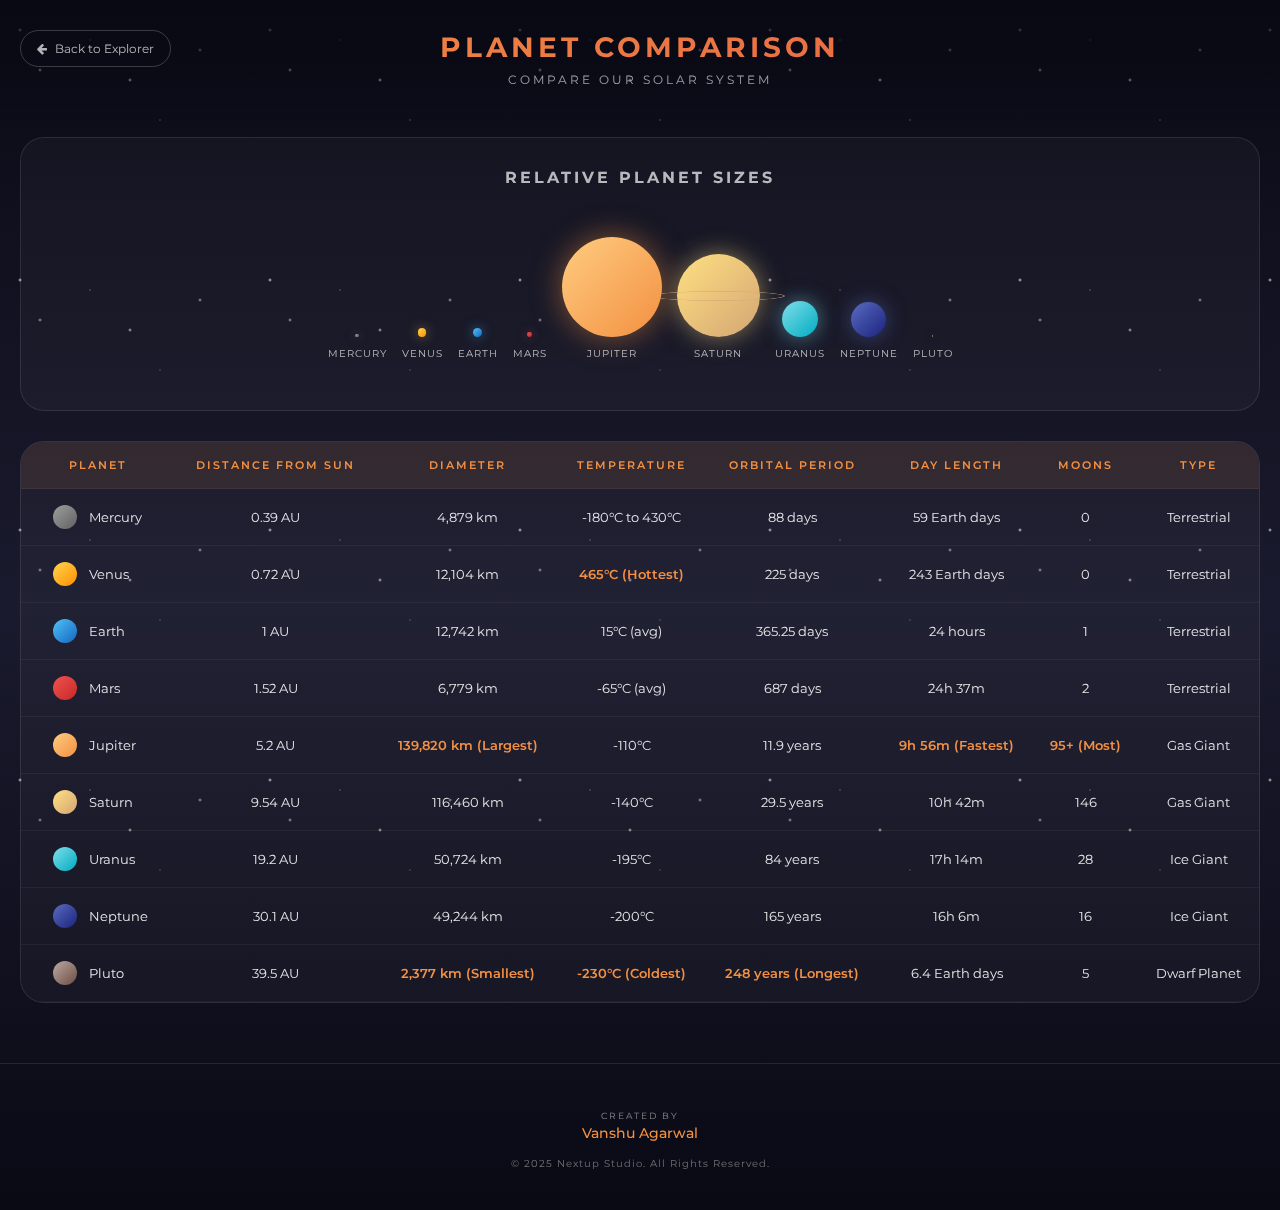
<file: public/orbit-world/compare.html>
<!DOCTYPE html>
<html lang="en">
<head>
  <meta charset="UTF-8">
  <meta name="viewport" content="width=device-width, initial-scale=1.0">
  
  <!-- Primary Meta Tags -->
  <title>Planet Comparison | Orbit World - Compare Solar System Planets</title>
  <meta name="title" content="Planet Comparison | Orbit World - Compare Solar System Planets">
  <meta name="description" content="Compare all planets in our solar system side by side. View relative sizes, temperatures, orbital periods, and fascinating facts about Mercury, Venus, Earth, Mars, Jupiter, Saturn, Uranus, Neptune & Pluto.">
  <meta name="author" content="Vanshu Agarwal - Nextup Studio">
  <meta name="keywords" content="planet comparison, solar system planets, planet sizes, planet facts, astronomy comparison">
  <meta name="robots" content="index, follow">
  
  <!-- Canonical URL -->
  <link rel="canonical" href="https://orbit-world.vercel.app/orbit-world/compare.html">
  
  <!-- Favicon -->
  <link rel="icon" type="image/svg+xml" href="/favicon.svg">
  <link rel="apple-touch-icon" href="/favicon.svg">
  
  <!-- Open Graph -->
  <meta property="og:type" content="website">
  <meta property="og:url" content="https://orbitworld.app/orbit-world/compare.html">
  <meta property="og:title" content="Planet Comparison | Orbit World">
  <meta property="og:description" content="Compare all planets in our solar system side by side with detailed facts and statistics.">
  <meta property="og:image" content="https://images.unsplash.com/photo-1614732414444-096e5f1122d5?w=1200&h=630&fit=crop">
  
  <!-- Twitter -->
  <meta name="twitter:card" content="summary_large_image">
  <meta name="twitter:title" content="Planet Comparison | Orbit World">
  <meta name="twitter:description" content="Compare all planets in our solar system side by side.">
  <meta name="twitter:image" content="https://images.unsplash.com/photo-1614732414444-096e5f1122d5?w=1200&h=630&fit=crop">
  
  <!-- Google Site Verification -->
  <meta name="google-site-verification" content="KYowygvsrbCJwszF1adTZ1WltiKdP6Mvx_YMChVKKBQ" />
  
  <!-- Theme Color -->
  <meta name="theme-color" content="#0a0a15">
  <meta name="apple-mobile-web-app-capable" content="yes">
  <meta name="apple-mobile-web-app-status-bar-style" content="black-translucent">
  
  <link rel="preconnect" href="https://fonts.googleapis.com">
  <link href="https://fonts.googleapis.com/css2?family=Montserrat:wght@300;400;500;600;700&display=swap" rel="stylesheet">
  <link rel="stylesheet" href="https://cdnjs.cloudflare.com/ajax/libs/font-awesome/4.7.0/css/font-awesome.css">
  
  <style>
    * {
      margin: 0;
      padding: 0;
      box-sizing: border-box;
    }
    
    body {
      font-family: 'Montserrat', sans-serif;
      background: linear-gradient(180deg, #0a0a15 0%, #1a1a2e 50%, #0a0a15 100%);
      min-height: 100vh;
      color: white;
      overflow-x: hidden;
    }
    
    /* Stars Background */
    .stars {
      position: fixed;
      top: 0;
      left: 0;
      width: 100%;
      height: 100%;
      z-index: 0;
      pointer-events: none;
      background-image: 
        radial-gradient(2px 2px at 20px 30px, rgba(255,255,255,0.8), transparent),
        radial-gradient(2px 2px at 40px 70px, rgba(255,255,255,0.6), transparent),
        radial-gradient(1px 1px at 90px 40px, rgba(255,255,255,0.5), transparent),
        radial-gradient(2px 2px at 130px 80px, rgba(255,255,255,0.7), transparent),
        radial-gradient(1px 1px at 160px 120px, rgba(255,255,255,0.4), transparent),
        radial-gradient(2px 2px at 200px 50px, rgba(255,255,255,0.6), transparent);
      background-size: 250px 250px;
      animation: twinkle 4s ease-in-out infinite;
    }
    
    @keyframes twinkle {
      0%, 100% { opacity: 0.8; }
      50% { opacity: 1; }
    }
    
    /* Header */
    .header {
      position: relative;
      z-index: 10;
      text-align: center;
      padding: 30px 20px;
      background: linear-gradient(180deg, rgba(10,10,21,0.95) 0%, transparent 100%);
    }
    
    .back-link {
      position: absolute;
      top: 30px;
      left: 20px;
      display: flex;
      align-items: center;
      gap: 8px;
      font-size: 12px;
      color: rgba(255,255,255,0.7);
      text-decoration: none;
      padding: 10px 16px;
      border: 1px solid rgba(255,255,255,0.2);
      border-radius: 25px;
      transition: all 0.3s ease;
    }
    
    .back-link:hover {
      border-color: #f39041;
      color: #f39041;
      background: rgba(243, 144, 65, 0.1);
    }
    
    .logo {
      font-size: 28px;
      font-weight: 700;
      letter-spacing: 4px;
      text-transform: uppercase;
      background: linear-gradient(135deg, #f39041, #e55f45);
      -webkit-background-clip: text;
      -webkit-text-fill-color: transparent;
      background-clip: text;
    }
    
    .tagline {
      font-size: 12px;
      color: rgba(255,255,255,0.6);
      letter-spacing: 3px;
      text-transform: uppercase;
      margin-top: 8px;
    }
    
    /* Comparison Container */
    .comparison-container {
      position: relative;
      z-index: 10;
      padding: 20px;
      max-width: 1400px;
      margin: 0 auto;
    }
    
    /* Size Comparison Section */
    .size-comparison {
      background: rgba(255,255,255,0.03);
      border: 1px solid rgba(255,255,255,0.1);
      border-radius: 24px;
      padding: 30px;
      margin-bottom: 30px;
    }
    
    .section-title {
      font-size: 16px;
      text-transform: uppercase;
      letter-spacing: 3px;
      color: rgba(255,255,255,0.7);
      text-align: center;
      margin-bottom: 30px;
    }
    
    .planets-row {
      display: flex;
      align-items: flex-end;
      justify-content: center;
      gap: 15px;
      padding: 20px 0;
      flex-wrap: wrap;
    }
    
    .planet-size {
      display: flex;
      flex-direction: column;
      align-items: center;
      gap: 10px;
    }
    
    .planet-sphere {
      border-radius: 50%;
      transition: transform 0.3s ease, box-shadow 0.3s ease;
      cursor: pointer;
    }
    
    .planet-sphere:hover {
      transform: scale(1.1);
    }
    
    /* Planet sizes (scaled relative to Jupiter = 100px) */
    .planet-sphere.mercury { width: 3.5px; height: 3.5px; background: linear-gradient(135deg, #9e9e9e, #616161); box-shadow: 0 0 10px rgba(158,158,158,0.5); }
    .planet-sphere.venus { width: 8.6px; height: 8.6px; background: linear-gradient(135deg, #ffd54f, #ff8f00); box-shadow: 0 0 12px rgba(255,213,79,0.5); }
    .planet-sphere.earth { width: 9px; height: 9px; background: linear-gradient(135deg, #4fc3f7, #1565c0); box-shadow: 0 0 12px rgba(79,195,247,0.5); }
    .planet-sphere.mars { width: 4.8px; height: 4.8px; background: linear-gradient(135deg, #ef5350, #c62828); box-shadow: 0 0 10px rgba(239,83,80,0.5); }
    .planet-sphere.jupiter { width: 100px; height: 100px; background: linear-gradient(135deg, #ffcc80, #f39041); box-shadow: 0 0 30px rgba(243,144,65,0.5); }
    .planet-sphere.saturn { width: 83px; height: 83px; background: linear-gradient(135deg, #ffe082, #d4a574); box-shadow: 0 0 25px rgba(255,224,130,0.5); position: relative; }
    .planet-sphere.saturn::after { content: ''; position: absolute; top: 50%; left: 50%; transform: translate(-50%, -50%) rotateX(70deg); width: 130px; height: 25px; border: 2px solid rgba(212,165,116,0.6); border-radius: 50%; pointer-events: none; }
    .planet-sphere.uranus { width: 36px; height: 36px; background: linear-gradient(135deg, #80deea, #00acc1); box-shadow: 0 0 20px rgba(128,222,234,0.5); }
    .planet-sphere.neptune { width: 35px; height: 35px; background: linear-gradient(135deg, #5c6bc0, #1a237e); box-shadow: 0 0 20px rgba(92,107,192,0.5); }
    .planet-sphere.pluto { width: 1.7px; height: 1.7px; background: linear-gradient(135deg, #bcaaa4, #6d4c41); box-shadow: 0 0 8px rgba(188,170,164,0.5); }
    
    .planet-label {
      font-size: 10px;
      color: rgba(255,255,255,0.7);
      text-transform: uppercase;
      letter-spacing: 1px;
    }
    
    /* Comparison Table */
    .comparison-table {
      background: rgba(255,255,255,0.03);
      border: 1px solid rgba(255,255,255,0.1);
      border-radius: 24px;
      overflow: hidden;
    }
    
    .table-scroll {
      overflow-x: auto;
    }
    
    table {
      width: 100%;
      border-collapse: collapse;
      min-width: 900px;
    }
    
    th, td {
      padding: 16px 12px;
      text-align: center;
      border-bottom: 1px solid rgba(255,255,255,0.05);
    }
    
    th {
      background: rgba(243, 144, 65, 0.1);
      font-size: 11px;
      text-transform: uppercase;
      letter-spacing: 2px;
      color: #f39041;
      font-weight: 600;
    }
    
    td {
      font-size: 13px;
      color: rgba(255,255,255,0.9);
    }
    
    tr:hover td {
      background: rgba(255,255,255,0.03);
    }
    
    .planet-cell {
      display: flex;
      align-items: center;
      gap: 12px;
      justify-content: flex-start;
      padding-left: 20px;
    }
    
    .planet-mini {
      width: 24px;
      height: 24px;
      border-radius: 50%;
      flex-shrink: 0;
    }
    
    .planet-mini.mercury { background: linear-gradient(135deg, #9e9e9e, #616161); }
    .planet-mini.venus { background: linear-gradient(135deg, #ffd54f, #ff8f00); }
    .planet-mini.earth { background: linear-gradient(135deg, #4fc3f7, #1565c0); }
    .planet-mini.mars { background: linear-gradient(135deg, #ef5350, #c62828); }
    .planet-mini.jupiter { background: linear-gradient(135deg, #ffcc80, #f39041); }
    .planet-mini.saturn { background: linear-gradient(135deg, #ffe082, #d4a574); }
    .planet-mini.uranus { background: linear-gradient(135deg, #80deea, #00acc1); }
    .planet-mini.neptune { background: linear-gradient(135deg, #5c6bc0, #1a237e); }
    .planet-mini.pluto { background: linear-gradient(135deg, #bcaaa4, #6d4c41); }
    
    .highlight {
      color: #f39041;
      font-weight: 600;
    }
    
    /* Footer */
    .footer {
      position: relative;
      z-index: 10;
      text-align: center;
      padding: 40px 20px;
      border-top: 1px solid rgba(255,255,255,0.1);
      margin-top: 40px;
    }
    
    .creator-link {
      display: inline-flex;
      flex-direction: column;
      align-items: center;
      text-decoration: none;
      margin-bottom: 15px;
    }
    
    .creator-label {
      font-size: 9px;
      color: rgba(255,255,255,0.5);
      text-transform: uppercase;
      letter-spacing: 2px;
    }
    
    .creator-name {
      font-size: 14px;
      color: #f39041;
      font-weight: 500;
      margin-top: 3px;
    }
    
    .copyright {
      font-size: 10px;
      color: rgba(255,255,255,0.4);
      letter-spacing: 1px;
    }
    
    /* Responsive */
    @media (max-width: 768px) {
      .header {
        padding: 20px 15px 20px 15px;
      }
      
      .back-link {
        position: relative;
        top: auto;
        left: auto;
        margin-bottom: 15px;
        display: inline-flex;
      }
      
      .logo {
        font-size: 22px;
      }
      
      .tagline {
        font-size: 10px;
      }
      
      .size-comparison {
        padding: 20px 15px;
      }
      
      .planets-row {
        gap: 10px;
      }
      
      .planet-label {
        font-size: 8px;
      }
      
      .section-title {
        font-size: 12px;
      }
      
      th, td {
        padding: 12px 8px;
        font-size: 11px;
      }
      
      th {
        font-size: 9px;
      }
    }
  </style>
</head>
<body>
  <div class="stars"></div>
  
  <header class="header">
    <a href="index.html" class="back-link">
      <i class="fa fa-arrow-left"></i>
      Back to Explorer
    </a>
    <h1 class="logo">Planet Comparison</h1>
    <p class="tagline">Compare Our Solar System</p>
  </header>
  
  <main class="comparison-container">
    <!-- Size Comparison Visual -->
    <section class="size-comparison">
      <h2 class="section-title">Relative Planet Sizes</h2>
      <div class="planets-row">
        <div class="planet-size">
          <div class="planet-sphere mercury"></div>
          <span class="planet-label">Mercury</span>
        </div>
        <div class="planet-size">
          <div class="planet-sphere venus"></div>
          <span class="planet-label">Venus</span>
        </div>
        <div class="planet-size">
          <div class="planet-sphere earth"></div>
          <span class="planet-label">Earth</span>
        </div>
        <div class="planet-size">
          <div class="planet-sphere mars"></div>
          <span class="planet-label">Mars</span>
        </div>
        <div class="planet-size">
          <div class="planet-sphere jupiter"></div>
          <span class="planet-label">Jupiter</span>
        </div>
        <div class="planet-size">
          <div class="planet-sphere saturn"></div>
          <span class="planet-label">Saturn</span>
        </div>
        <div class="planet-size">
          <div class="planet-sphere uranus"></div>
          <span class="planet-label">Uranus</span>
        </div>
        <div class="planet-size">
          <div class="planet-sphere neptune"></div>
          <span class="planet-label">Neptune</span>
        </div>
        <div class="planet-size">
          <div class="planet-sphere pluto"></div>
          <span class="planet-label">Pluto</span>
        </div>
      </div>
    </section>
    
    <!-- Comparison Table -->
    <section class="comparison-table">
      <div class="table-scroll">
        <table>
          <thead>
            <tr>
              <th>Planet</th>
              <th>Distance from Sun</th>
              <th>Diameter</th>
              <th>Temperature</th>
              <th>Orbital Period</th>
              <th>Day Length</th>
              <th>Moons</th>
              <th>Type</th>
            </tr>
          </thead>
          <tbody>
            <tr>
              <td><div class="planet-cell"><div class="planet-mini mercury"></div>Mercury</div></td>
              <td>0.39 AU</td>
              <td>4,879 km</td>
              <td>-180°C to 430°C</td>
              <td>88 days</td>
              <td>59 Earth days</td>
              <td>0</td>
              <td>Terrestrial</td>
            </tr>
            <tr>
              <td><div class="planet-cell"><div class="planet-mini venus"></div>Venus</div></td>
              <td>0.72 AU</td>
              <td>12,104 km</td>
              <td class="highlight">465°C (Hottest)</td>
              <td>225 days</td>
              <td>243 Earth days</td>
              <td>0</td>
              <td>Terrestrial</td>
            </tr>
            <tr>
              <td><div class="planet-cell"><div class="planet-mini earth"></div>Earth</div></td>
              <td>1 AU</td>
              <td>12,742 km</td>
              <td>15°C (avg)</td>
              <td>365.25 days</td>
              <td>24 hours</td>
              <td>1</td>
              <td>Terrestrial</td>
            </tr>
            <tr>
              <td><div class="planet-cell"><div class="planet-mini mars"></div>Mars</div></td>
              <td>1.52 AU</td>
              <td>6,779 km</td>
              <td>-65°C (avg)</td>
              <td>687 days</td>
              <td>24h 37m</td>
              <td>2</td>
              <td>Terrestrial</td>
            </tr>
            <tr>
              <td><div class="planet-cell"><div class="planet-mini jupiter"></div>Jupiter</div></td>
              <td>5.2 AU</td>
              <td class="highlight">139,820 km (Largest)</td>
              <td>-110°C</td>
              <td>11.9 years</td>
              <td class="highlight">9h 56m (Fastest)</td>
              <td class="highlight">95+ (Most)</td>
              <td>Gas Giant</td>
            </tr>
            <tr>
              <td><div class="planet-cell"><div class="planet-mini saturn"></div>Saturn</div></td>
              <td>9.54 AU</td>
              <td>116,460 km</td>
              <td>-140°C</td>
              <td>29.5 years</td>
              <td>10h 42m</td>
              <td>146</td>
              <td>Gas Giant</td>
            </tr>
            <tr>
              <td><div class="planet-cell"><div class="planet-mini uranus"></div>Uranus</div></td>
              <td>19.2 AU</td>
              <td>50,724 km</td>
              <td>-195°C</td>
              <td>84 years</td>
              <td>17h 14m</td>
              <td>28</td>
              <td>Ice Giant</td>
            </tr>
            <tr>
              <td><div class="planet-cell"><div class="planet-mini neptune"></div>Neptune</div></td>
              <td>30.1 AU</td>
              <td>49,244 km</td>
              <td>-200°C</td>
              <td>165 years</td>
              <td>16h 6m</td>
              <td>16</td>
              <td>Ice Giant</td>
            </tr>
            <tr>
              <td><div class="planet-cell"><div class="planet-mini pluto"></div>Pluto</div></td>
              <td>39.5 AU</td>
              <td class="highlight">2,377 km (Smallest)</td>
              <td class="highlight">-230°C (Coldest)</td>
              <td class="highlight">248 years (Longest)</td>
              <td>6.4 Earth days</td>
              <td>5</td>
              <td>Dwarf Planet</td>
            </tr>
          </tbody>
        </table>
      </div>
    </section>
  </main>
  
  <footer class="footer">
    <a href="https://vanshubhai.vercel.app" target="_blank" rel="noopener noreferrer" class="creator-link">
      <span class="creator-label">Created by</span>
      <span class="creator-name">Vanshu Agarwal</span>
    </a>
    <p class="copyright">© 2025 Nextup Studio. All Rights Reserved.</p>
  </footer>
</body>
</html>
</file>
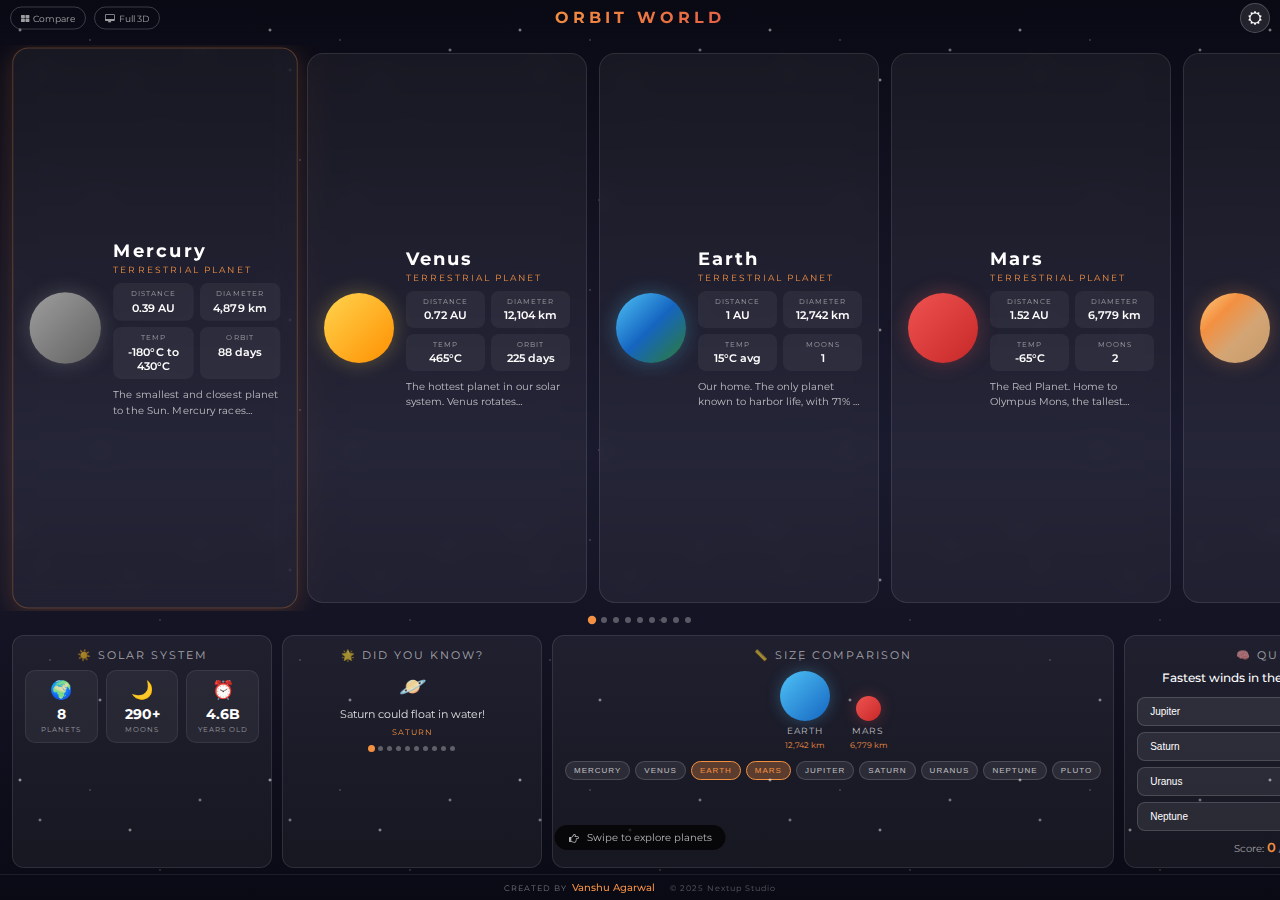
<file: public/orbit-world/mobile.html>
<!DOCTYPE html>
<html lang="en">
<head>
  <meta charset="UTF-8">
  <meta name="viewport" content="width=device-width, initial-scale=1.0, maximum-scale=1.0, user-scalable=no">
  
  <!-- Primary Meta Tags -->
  <title>Orbit World | Mobile Solar System Explorer</title>
  <meta name="title" content="Orbit World | Mobile Solar System Explorer">
  <meta name="description" content="Explore our solar system on mobile! Swipe through Mercury, Venus, Earth, Mars, Jupiter, Saturn, Uranus, Neptune & Pluto. Learn fascinating planet facts.">
  <meta name="author" content="Vanshu Agarwal - Nextup Studio">
  <meta name="keywords" content="solar system mobile, planets app, space education, astronomy mobile, planet facts">
  <meta name="robots" content="index, follow">
  
  <!-- Canonical URL -->
  <link rel="canonical" href="https://orbital-world.vercel.app/orbit-world/mobile.html">
  
  <!-- Favicon -->
  <link rel="icon" type="image/svg+xml" href="/favicon.svg">
  <link rel="apple-touch-icon" href="/favicon.svg">
  
  <!-- Open Graph -->
  <meta property="og:type" content="website">
  <meta property="og:url" content="https://orbital-world.vercel.app/orbit-world/mobile.html">
  <meta property="og:title" content="Orbit World | Mobile Solar System Explorer">
  <meta property="og:description" content="Explore the solar system on your phone! Swipe through all planets with detailed facts.">
  <meta property="og:image" content="https://images.unsplash.com/photo-1614732414444-096e5f1122d5?w=1200&h=630&fit=crop">
  
  <!-- Twitter -->
  <meta name="twitter:card" content="summary_large_image">
  <meta name="twitter:title" content="Orbit World | Mobile Solar System Explorer">
  <meta name="twitter:description" content="Explore the solar system on your phone! Swipe through all planets.">
  <meta name="twitter:image" content="https://images.unsplash.com/photo-1614732414444-096e5f1122d5?w=1200&h=630&fit=crop">
  
  <!-- Google Site Verification -->
  <meta name="google-site-verification" content="KYowygvsrbCJwszF1adTZ1WltiKdP6Mvx_YMChVKKBQ" />
  
  <!-- Theme Color -->
  <meta name="theme-color" content="#0a0a15">
  <meta name="apple-mobile-web-app-capable" content="yes">
  <meta name="apple-mobile-web-app-status-bar-style" content="black-translucent">
  <meta name="apple-mobile-web-app-title" content="Orbit World">
  
  <link rel="preconnect" href="https://fonts.googleapis.com">
  <link href="https://fonts.googleapis.com/css2?family=Montserrat:wght@300;400;500;600;700&display=swap" rel="stylesheet">
  <link rel="stylesheet" href="https://cdnjs.cloudflare.com/ajax/libs/font-awesome/4.7.0/css/font-awesome.css">
  
  <style>
    * {
      margin: 0;
      padding: 0;
      box-sizing: border-box;
      -webkit-tap-highlight-color: transparent;
    }
    
    body {
      font-family: 'Montserrat', sans-serif;
      background: linear-gradient(180deg, #0a0a15 0%, #1a1a2e 50%, #0a0a15 100%);
      min-height: 100vh;
      color: white;
      overflow-x: hidden;
    }
    
    /* ===== PORTRAIT ROTATE OVERLAY ===== */
    .rotate-overlay {
      position: fixed;
      top: 0;
      left: 0;
      width: 100%;
      height: 100%;
      z-index: 9999;
      background: radial-gradient(ellipse at center, #0d0d2b 0%, #000000 100%);
      display: none;
      flex-direction: column;
      align-items: center;
      justify-content: center;
      gap: 30px;
      overflow: hidden;
    }

    /* Stars in rotate overlay */
    .rotate-stars {
      position: absolute;
      top: 0;
      left: 0;
      width: 100%;
      height: 100%;
      background-image: 
        radial-gradient(2px 2px at 20px 30px, rgba(255,255,255,0.8), transparent),
        radial-gradient(1px 1px at 80px 70px, rgba(255,255,255,0.5), transparent),
        radial-gradient(2px 2px at 150px 120px, rgba(255,255,255,0.7), transparent),
        radial-gradient(1px 1px at 200px 50px, rgba(255,255,255,0.4), transparent),
        radial-gradient(2px 2px at 250px 180px, rgba(255,255,255,0.6), transparent),
        radial-gradient(1px 1px at 50px 200px, rgba(255,255,255,0.5), transparent),
        radial-gradient(2px 2px at 300px 90px, rgba(255,255,255,0.7), transparent),
        radial-gradient(1px 1px at 120px 250px, rgba(255,255,255,0.4), transparent);
      background-size: 350px 300px;
      animation: rotateTwinkle 3s ease-in-out infinite;
    }

    @keyframes rotateTwinkle {
      0%, 100% { opacity: 0.6; }
      50% { opacity: 1; }
    }

    /* Phone icon */
    .rotate-phone {
      position: relative;
      z-index: 2;
      width: 60px;
      height: 100px;
      border: 3px solid #f39041;
      border-radius: 10px;
      animation: rotatePhone 2.5s ease-in-out infinite;
      box-shadow: 0 0 25px rgba(243, 144, 65, 0.4), inset 0 0 15px rgba(243, 144, 65, 0.1);
    }

    .rotate-phone::before {
      content: '';
      position: absolute;
      bottom: 8px;
      left: 50%;
      transform: translateX(-50%);
      width: 12px;
      height: 12px;
      border: 2px solid #f39041;
      border-radius: 50%;
    }

    .rotate-phone::after {
      content: '';
      position: absolute;
      top: 8px;
      left: 50%;
      transform: translateX(-50%);
      width: 20px;
      height: 3px;
      background: #f39041;
      border-radius: 2px;
    }

    @keyframes rotatePhone {
      0%, 15% { transform: rotate(0deg); }
      40%, 60% { transform: rotate(90deg); }
      85%, 100% { transform: rotate(0deg); }
    }

    /* Glow ring around phone */
    .rotate-glow {
      position: absolute;
      width: 140px;
      height: 140px;
      border-radius: 50%;
      border: 2px solid rgba(243, 144, 65, 0.2);
      animation: pulseGlow 2s ease-in-out infinite;
      z-index: 1;
    }

    .rotate-glow:nth-child(2) {
      width: 180px;
      height: 180px;
      animation-delay: 0.5s;
      border-color: rgba(243, 144, 65, 0.1);
    }

    @keyframes pulseGlow {
      0%, 100% { transform: scale(1); opacity: 0.6; }
      50% { transform: scale(1.15); opacity: 1; }
    }

    .rotate-text {
      position: relative;
      z-index: 2;
      text-align: center;
    }

    .rotate-title {
      font-size: 20px;
      font-weight: 700;
      letter-spacing: 2px;
      text-transform: uppercase;
      background: linear-gradient(135deg, #f39041, #e55f45);
      -webkit-background-clip: text;
      -webkit-text-fill-color: transparent;
      background-clip: text;
      margin-bottom: 8px;
    }

    .rotate-subtitle {
      font-size: 12px;
      color: rgba(255,255,255,0.5);
      letter-spacing: 2px;
      text-transform: uppercase;
    }

    /* Shooting star in overlay */
    .rotate-shooting-star {
      position: absolute;
      width: 4px;
      height: 4px;
      background: white;
      border-radius: 50%;
      box-shadow: 0 0 10px 2px white;
      opacity: 0;
      animation: rotateShoot 6s ease-in-out infinite;
      z-index: 1;
    }

    .rotate-shooting-star::after {
      content: '';
      position: absolute;
      width: 80px;
      height: 2px;
      background: linear-gradient(to left, rgba(255,255,255,0.8), transparent);
      transform: translateX(-100%);
      top: 1px;
    }

    .rotate-shooting-star { top: 15%; left: 80%; }
    .rotate-shooting-star:nth-child(6) { top: 40%; left: 60%; animation-delay: 3s; }

    @keyframes rotateShoot {
      0% { opacity: 0; transform: translate(0, 0) rotate(-45deg); }
      3% { opacity: 1; }
      12% { opacity: 1; transform: translate(-200px, 200px) rotate(-45deg); }
      15% { opacity: 0; }
      100% { opacity: 0; }
    }

    /* ===== ORIENTATION MEDIA QUERIES ===== */
    @media (orientation: portrait) {
      .rotate-overlay { display: flex !important; }
      .main-content { display: none !important; }
    }

    @media (orientation: landscape) {
      .rotate-overlay { display: none !important; }
      .main-content { display: block !important; }
    }

    /* ===== STARS BACKGROUND ===== */
    .stars {
      position: fixed;
      top: 0;
      left: 0;
      width: 100%;
      height: 100%;
      z-index: 0;
      pointer-events: none;
      background-image: 
        radial-gradient(2px 2px at 20px 30px, rgba(255,255,255,0.8), transparent),
        radial-gradient(2px 2px at 40px 70px, rgba(255,255,255,0.6), transparent),
        radial-gradient(1px 1px at 90px 40px, rgba(255,255,255,0.5), transparent),
        radial-gradient(2px 2px at 130px 80px, rgba(255,255,255,0.7), transparent),
        radial-gradient(1px 1px at 160px 120px, rgba(255,255,255,0.4), transparent),
        radial-gradient(2px 2px at 200px 50px, rgba(255,255,255,0.6), transparent),
        radial-gradient(1px 1px at 50px 160px, rgba(255,255,255,0.5), transparent),
        radial-gradient(2px 2px at 100px 200px, rgba(255,255,255,0.7), transparent);
      background-size: 250px 250px;
      animation: twinkle 4s ease-in-out infinite;
    }
    
    @keyframes twinkle {
      0%, 100% { opacity: 0.8; }
      50% { opacity: 1; }
    }
    
    /* ===== LANDSCAPE HEADER ===== */
    .header {
      position: fixed;
      top: 0;
      left: 0;
      right: 0;
      z-index: 100;
      text-align: center;
      padding: 8px 15px;
      background: linear-gradient(180deg, rgba(10,10,21,0.95) 0%, transparent 100%);
      display: flex;
      align-items: center;
      justify-content: center;
      gap: 15px;
    }
    
    .logo {
      font-size: 16px;
      font-weight: 700;
      letter-spacing: 4px;
      text-transform: uppercase;
      background: linear-gradient(135deg, #f39041, #e55f45);
      -webkit-background-clip: text;
      -webkit-text-fill-color: transparent;
      background-clip: text;
    }
    
    .tagline {
      font-size: 9px;
      color: rgba(255,255,255,0.5);
      letter-spacing: 2px;
      text-transform: uppercase;
    }
    
    /* Desktop & Compare Links */
    .header-links {
      position: absolute;
      left: 10px;
      top: 50%;
      transform: translateY(-50%);
      display: flex;
      gap: 8px;
    }

    .desktop-link,
    .compare-link {
      display: flex;
      align-items: center;
      gap: 4px;
      font-size: 9px;
      color: rgba(255,255,255,0.6);
      text-decoration: none;
      padding: 5px 10px;
      border: 1px solid rgba(255,255,255,0.2);
      border-radius: 15px;
      transition: all 0.3s ease;
    }
    
    .desktop-link:hover,
    .compare-link:hover {
      border-color: #f39041;
      color: #f39041;
    }
    
    /* Theme Toggle */
    .theme-toggle {
      position: absolute;
      right: 10px;
      top: 50%;
      transform: translateY(-50%);
      width: 30px;
      height: 30px;
      border-radius: 50%;
      background: rgba(255,255,255,0.1);
      border: 1px solid rgba(255,255,255,0.2);
      color: white;
      font-size: 14px;
      cursor: pointer;
      display: flex;
      align-items: center;
      justify-content: center;
      transition: all 0.3s ease;
      z-index: 20;
    }
    
    .theme-toggle:hover { background: rgba(243,144,65,0.2); border-color: #f39041; }

    /* ===== LANDSCAPE LAYOUT ===== */
    .landscape-body {
      padding-top: 45px;
      display: flex;
      flex-direction: column;
      min-height: 100vh;
    }

    /* Main content area: carousel left, info right */
    .main-area {
      display: flex;
      flex: 1;
      overflow: hidden;
    }

    /* ===== PLANET CAROUSEL - LANDSCAPE ===== */
    .carousel-container {
      position: relative;
      z-index: 10;
      flex: 1;
      display: flex;
      flex-direction: column;
      overflow: hidden;
    }
    
    .carousel {
      display: flex;
      overflow-x: auto;
      scroll-snap-type: x mandatory;
      -webkit-overflow-scrolling: touch;
      scrollbar-width: none;
      padding: 8px 15px;
      gap: 12px;
      flex: 1;
    }
    
    .carousel::-webkit-scrollbar {
      display: none;
    }
    
    .planet-card {
      flex: 0 0 280px;
      scroll-snap-align: center;
      background: rgba(255,255,255,0.05);
      border: 1px solid rgba(255,255,255,0.1);
      border-radius: 16px;
      padding: 12px 16px;
      backdrop-filter: blur(10px);
      transition: transform 0.3s ease, box-shadow 0.3s ease;
      display: flex;
      gap: 12px;
      align-items: center;
    }
    
    .planet-card.active {
      transform: scale(1.02);
      box-shadow: 0 5px 25px rgba(243, 144, 65, 0.2);
      border-color: rgba(243, 144, 65, 0.3);
    }
    
    .planet-visual {
      width: 70px;
      height: 70px;
      min-width: 70px;
      border-radius: 50%;
      position: relative;
      animation: float 6s ease-in-out infinite;
    }
    
    @keyframes float {
      0%, 100% { transform: translateY(0); }
      50% { transform: translateY(-5px); }
    }
    
    /* Planet Colors */
    .planet-visual.mercury { background: linear-gradient(135deg, #9e9e9e 0%, #616161 100%); box-shadow: 0 0 20px rgba(158,158,158,0.3); }
    .planet-visual.venus { background: linear-gradient(135deg, #ffd54f 0%, #ff8f00 100%); box-shadow: 0 0 20px rgba(255,213,79,0.3); }
    .planet-visual.earth { background: linear-gradient(135deg, #4fc3f7 0%, #1565c0 50%, #2e7d32 100%); box-shadow: 0 0 20px rgba(79,195,247,0.3); }
    .planet-visual.mars { background: linear-gradient(135deg, #ef5350 0%, #c62828 100%); box-shadow: 0 0 20px rgba(239,83,80,0.3); }
    .planet-visual.jupiter { background: linear-gradient(135deg, #ffcc80 0%, #f39041 30%, #d4a574 60%, #c49a6c 100%); box-shadow: 0 0 20px rgba(243,144,65,0.3); }
    .planet-visual.saturn { background: linear-gradient(135deg, #ffe082 0%, #d4a574 100%); box-shadow: 0 0 20px rgba(255,224,130,0.3); position: relative; }
    .planet-visual.saturn::after { content: ''; position: absolute; top: 50%; left: 50%; transform: translate(-50%, -50%) rotateX(70deg); width: 110px; height: 24px; border: 2px solid rgba(212,165,116,0.5); border-radius: 50%; }
    .planet-visual.uranus { background: linear-gradient(135deg, #80deea 0%, #00acc1 100%); box-shadow: 0 0 20px rgba(128,222,234,0.3); }
    .planet-visual.neptune { background: linear-gradient(135deg, #5c6bc0 0%, #1a237e 100%); box-shadow: 0 0 20px rgba(92,107,192,0.3); }
    .planet-visual.pluto { background: linear-gradient(135deg, #bcaaa4 0%, #6d4c41 100%); box-shadow: 0 0 20px rgba(188,170,164,0.3); }
    
    .planet-info-col {
      flex: 1;
      min-width: 0;
    }

    .planet-name {
      font-size: 18px;
      font-weight: 700;
      margin-bottom: 2px;
      letter-spacing: 2px;
    }
    
    .planet-type {
      font-size: 9px;
      color: #f39041;
      text-transform: uppercase;
      letter-spacing: 2px;
      margin-bottom: 8px;
    }
    
    .planet-stats {
      display: grid;
      grid-template-columns: 1fr 1fr;
      gap: 6px;
      margin-bottom: 8px;
    }
    
    .stat-box {
      background: rgba(255,255,255,0.05);
      border-radius: 8px;
      padding: 6px 8px;
      text-align: center;
    }
    
    .stat-label {
      font-size: 7px;
      color: rgba(255,255,255,0.5);
      text-transform: uppercase;
      letter-spacing: 1px;
      margin-bottom: 2px;
    }
    
    .stat-value {
      font-size: 11px;
      font-weight: 600;
      color: white;
    }
    
    .planet-description {
      font-size: 10px;
      line-height: 1.5;
      color: rgba(255,255,255,0.7);
      display: -webkit-box;
      -webkit-line-clamp: 2;
      -webkit-box-orient: vertical;
      overflow: hidden;
    }
    
    /* Navigation Dots */
    .nav-dots {
      display: flex;
      justify-content: center;
      gap: 6px;
      padding: 6px;
      position: relative;
      z-index: 10;
    }
    
    .nav-dot {
      width: 6px;
      height: 6px;
      border-radius: 50%;
      background: rgba(255,255,255,0.3);
      border: none;
      cursor: pointer;
      transition: all 0.3s ease;
    }
    
    .nav-dot.active {
      background: #f39041;
      transform: scale(1.4);
    }

    /* ===== BOTTOM SECTIONS - Horizontal scroll row ===== */
    .bottom-sections {
      display: flex;
      gap: 10px;
      padding: 6px 12px;
      overflow-x: auto;
      scrollbar-width: none;
      flex-shrink: 0;
    }
    .bottom-sections::-webkit-scrollbar { display: none; }

    .bottom-card {
      flex: 0 0 260px;
      background: rgba(255,255,255,0.05);
      border: 1px solid rgba(255,255,255,0.1);
      border-radius: 12px;
      padding: 12px;
    }

    .section-title {
      font-size: 11px;
      text-transform: uppercase;
      letter-spacing: 2px;
      color: rgba(255,255,255,0.6);
      text-align: center;
      margin-bottom: 8px;
    }
    
    /* Quick Facts */
    .facts-grid {
      display: flex;
      gap: 8px;
    }
    
    .fact-card {
      flex: 1;
      background: rgba(255,255,255,0.05);
      border: 1px solid rgba(255,255,255,0.08);
      border-radius: 10px;
      padding: 8px;
      text-align: center;
    }
    
    .fact-icon { font-size: 18px; margin-bottom: 4px; color: #f39041; }
    .fact-number { font-size: 14px; font-weight: 700; margin-bottom: 2px; }
    .fact-label { font-size: 7px; color: rgba(255,255,255,0.5); text-transform: uppercase; letter-spacing: 1px; }

    /* Fun Facts Carousel */
    .fun-facts-carousel {
      position: relative;
      overflow: hidden;
      min-height: 70px;
      display: flex;
      align-items: center;
      justify-content: center;
    }

    .fun-fact-item {
      text-align: center;
      animation: factFadeIn 0.5s ease;
    }

    .fun-fact-emoji { font-size: 22px; margin-bottom: 6px; }
    .fun-fact-text { font-size: 11px; line-height: 1.5; color: rgba(255,255,255,0.85); }
    .fun-fact-source { font-size: 8px; color: #f39041; margin-top: 4px; text-transform: uppercase; letter-spacing: 1px; }

    @keyframes factFadeIn {
      from { opacity: 0; transform: scale(0.95); }
      to { opacity: 1; transform: scale(1); }
    }

    .fact-nav {
      display: flex;
      justify-content: center;
      gap: 4px;
      margin-top: 6px;
    }

    .fact-dot {
      width: 5px; height: 5px;
      border-radius: 50%;
      background: rgba(255,255,255,0.3);
      border: none;
      cursor: pointer;
      transition: all 0.3s ease;
    }
    .fact-dot.active { background: #f39041; transform: scale(1.4); }

    /* Size Comparison */
    .size-compare-display {
      display: flex;
      align-items: flex-end;
      justify-content: center;
      gap: 20px;
      min-height: 80px;
      margin-bottom: 8px;
    }

    .size-planet {
      display: flex;
      flex-direction: column;
      align-items: center;
      gap: 4px;
    }

    .size-sphere {
      border-radius: 50%;
      transition: all 0.4s ease;
    }

    .size-planet-name { font-size: 9px; color: rgba(255,255,255,0.7); text-transform: uppercase; letter-spacing: 1px; }
    .size-planet-km { font-size: 8px; color: #f39041; }

    .size-select {
      display: flex;
      gap: 5px;
      overflow-x: auto;
      scrollbar-width: none;
      padding: 3px 0;
    }
    .size-select::-webkit-scrollbar { display: none; }

    .size-chip {
      flex-shrink: 0;
      padding: 4px 8px;
      border-radius: 12px;
      background: rgba(255,255,255,0.08);
      border: 1px solid rgba(255,255,255,0.15);
      color: rgba(255,255,255,0.7);
      font-size: 8px;
      cursor: pointer;
      transition: all 0.3s ease;
      text-transform: uppercase;
      letter-spacing: 1px;
    }
    .size-chip.active { background: rgba(243,144,65,0.3); border-color: #f39041; color: #f39041; }

    /* Quiz */
    .quiz-question {
      font-size: 12px;
      font-weight: 500;
      text-align: center;
      margin-bottom: 10px;
      line-height: 1.4;
    }

    .quiz-options { display: flex; flex-direction: column; gap: 6px; }

    .quiz-option {
      padding: 8px 12px;
      border-radius: 8px;
      background: rgba(255,255,255,0.08);
      border: 1px solid rgba(255,255,255,0.15);
      color: white;
      font-size: 10px;
      cursor: pointer;
      transition: all 0.3s ease;
      text-align: left;
    }
    .quiz-option:hover { background: rgba(243,144,65,0.15); border-color: rgba(243,144,65,0.3); }
    .quiz-option.correct { background: rgba(38,218,170,0.3); border-color: #26daaa; }
    .quiz-option.wrong { background: rgba(239,83,80,0.3); border-color: #ef5350; }
    .quiz-option.disabled { pointer-events: none; opacity: 0.6; }

    .quiz-score {
      text-align: center;
      margin-top: 8px;
      font-size: 10px;
      color: rgba(255,255,255,0.6);
    }
    .quiz-score span { color: #f39041; font-weight: 600; font-size: 13px; }

    .quiz-next {
      display: block;
      margin: 8px auto 0;
      padding: 6px 18px;
      border-radius: 15px;
      background: linear-gradient(135deg, #f39041, #e55f45);
      border: none;
      color: white;
      font-size: 9px;
      font-weight: 600;
      cursor: pointer;
      text-transform: uppercase;
      letter-spacing: 2px;
      transition: transform 0.2s;
    }
    .quiz-next:hover { transform: scale(1.05); }

    /* Share Buttons */
    .share-buttons {
      display: flex;
      justify-content: center;
      gap: 10px;
    }

    .share-btn {
      width: 34px;
      height: 34px;
      border-radius: 50%;
      background: rgba(255,255,255,0.08);
      border: 1px solid rgba(255,255,255,0.15);
      color: white;
      font-size: 14px;
      cursor: pointer;
      display: flex;
      align-items: center;
      justify-content: center;
      text-decoration: none;
      transition: all 0.3s ease;
    }
    .share-btn:hover { transform: scale(1.1); }
    .share-btn.twitter:hover { background: rgba(29,161,242,0.3); border-color: #1da1f2; color: #1da1f2; }
    .share-btn.whatsapp:hover { background: rgba(37,211,102,0.3); border-color: #25d366; color: #25d366; }
    .share-btn.copy:hover { background: rgba(243,144,65,0.3); border-color: #f39041; color: #f39041; }

    /* Footer - Landscape */
    .footer {
      position: relative;
      z-index: 10;
      text-align: center;
      padding: 6px 15px;
      border-top: 1px solid rgba(255,255,255,0.08);
      display: flex;
      align-items: center;
      justify-content: center;
      gap: 15px;
      flex-shrink: 0;
    }
    
    .creator-link {
      display: inline-flex;
      align-items: center;
      gap: 5px;
      text-decoration: none;
    }
    
    .creator-label { font-size: 8px; color: rgba(255,255,255,0.4); text-transform: uppercase; letter-spacing: 1px; }
    .creator-name { font-size: 10px; color: #f39041; font-weight: 500; }
    .copyright { font-size: 8px; color: rgba(255,255,255,0.3); letter-spacing: 1px; }

    /* Swipe Hint */
    .swipe-hint {
      position: fixed;
      bottom: 50px;
      left: 50%;
      transform: translateX(-50%);
      display: flex;
      align-items: center;
      gap: 8px;
      padding: 6px 14px;
      background: rgba(0,0,0,0.7);
      border-radius: 20px;
      font-size: 10px;
      color: rgba(255,255,255,0.7);
      z-index: 100;
      animation: fadeInOut 4s ease-in-out forwards;
    }
    
    .swipe-hint i {
      animation: swipeAnim 1.5s ease-in-out infinite;
    }
    
    @keyframes swipeAnim {
      0%, 100% { transform: translateX(0); }
      50% { transform: translateX(8px); }
    }
    
    @keyframes fadeInOut {
      0% { opacity: 0; transform: translateX(-50%) translateY(10px); }
      15% { opacity: 1; transform: translateX(-50%) translateY(0); }
      85% { opacity: 1; }
      100% { opacity: 0; visibility: hidden; }
    }

    /* ===== LIGHT THEME ===== */
    body.light-theme {
      background: linear-gradient(180deg, #e8eaf6 0%, #c5cae9 50%, #e8eaf6 100%);
      color: #1a1a2e;
    }
    body.light-theme .stars { opacity: 0.1; }
    body.light-theme .header { background: linear-gradient(180deg, rgba(232,234,246,0.95) 0%, transparent 100%); }
    body.light-theme .planet-card { background: rgba(0,0,0,0.05); border-color: rgba(0,0,0,0.1); }
    body.light-theme .planet-card.active { box-shadow: 0 5px 25px rgba(243,144,65,0.3); border-color: rgba(243,144,65,0.4); }
    body.light-theme .stat-box { background: rgba(0,0,0,0.05); }
    body.light-theme .stat-label { color: rgba(0,0,0,0.5); }
    body.light-theme .stat-value { color: #1a1a2e; }
    body.light-theme .planet-description { color: rgba(0,0,0,0.6); }
    body.light-theme .bottom-card { background: rgba(0,0,0,0.05); border-color: rgba(0,0,0,0.1); }
    body.light-theme .fact-card { background: rgba(0,0,0,0.05); border-color: rgba(0,0,0,0.08); }
    body.light-theme .fact-label { color: rgba(0,0,0,0.5); }
    body.light-theme .section-title { color: rgba(0,0,0,0.5); }
    body.light-theme .nav-dot { background: rgba(0,0,0,0.2); }
    body.light-theme .desktop-link, body.light-theme .compare-link { color: rgba(0,0,0,0.6); border-color: rgba(0,0,0,0.2); }
    body.light-theme .footer { border-top-color: rgba(0,0,0,0.1); }
    body.light-theme .copyright { color: rgba(0,0,0,0.3); }
    body.light-theme .theme-toggle { background: rgba(0,0,0,0.1); border-color: rgba(0,0,0,0.2); color: #1a1a2e; }
    body.light-theme .quiz-option { background: rgba(0,0,0,0.05); border-color: rgba(0,0,0,0.1); color: #1a1a2e; }
    body.light-theme .quiz-option:hover { background: rgba(243,144,65,0.15); }
    body.light-theme .share-btn { background: rgba(0,0,0,0.05); border-color: rgba(0,0,0,0.15); color: #1a1a2e; }
    body.light-theme .size-chip { background: rgba(0,0,0,0.05); border-color: rgba(0,0,0,0.1); color: rgba(0,0,0,0.6); }
  </style>
</head>
<body>
  <!-- Portrait Rotate Overlay -->
  <div class="rotate-overlay">
    <div class="rotate-stars"></div>
    <div class="rotate-shooting-star"></div>
    <div class="rotate-shooting-star"></div>
    <div class="rotate-glow"></div>
    <div class="rotate-glow"></div>
    <div class="rotate-phone"></div>
    <div class="rotate-text">
      <div class="rotate-title">Turn Your Phone Sideways</div>
      <div class="rotate-subtitle">For the best space exploration experience</div>
    </div>
  </div>

  <!-- Main Content (landscape only) -->
  <div class="main-content">
    <div class="stars"></div>
    
    <header class="header">
      <div class="header-links">
        <a href="compare.html" class="compare-link">
          <i class="fa fa-th-large"></i>
          Compare
        </a>
        <a href="index.html?desktop=true" class="desktop-link">
          <i class="fa fa-desktop"></i>
          Full 3D
        </a>
      </div>
      <div>
        <h1 class="logo">Orbit World</h1>
      </div>
      <button class="theme-toggle" id="themeToggle" aria-label="Toggle theme">
        <i class="fa fa-sun-o" id="themeIcon"></i>
      </button>
    </header>
    
    <div class="landscape-body">
      <section class="carousel-container">
        <div class="carousel" id="carousel">
          <!-- Mercury -->
          <article class="planet-card" data-planet="mercury">
            <div class="planet-visual mercury"></div>
            <div class="planet-info-col">
              <h2 class="planet-name">Mercury</h2>
              <p class="planet-type">Terrestrial Planet</p>
              <div class="planet-stats">
                <div class="stat-box"><div class="stat-label">Distance</div><div class="stat-value">0.39 AU</div></div>
                <div class="stat-box"><div class="stat-label">Diameter</div><div class="stat-value">4,879 km</div></div>
                <div class="stat-box"><div class="stat-label">Temp</div><div class="stat-value">-180°C to 430°C</div></div>
                <div class="stat-box"><div class="stat-label">Orbit</div><div class="stat-value">88 days</div></div>
              </div>
              <p class="planet-description">The smallest and closest planet to the Sun. Mercury races around the Sun faster than any other planet.</p>
            </div>
          </article>
          
          <!-- Venus -->
          <article class="planet-card" data-planet="venus">
            <div class="planet-visual venus"></div>
            <div class="planet-info-col">
              <h2 class="planet-name">Venus</h2>
              <p class="planet-type">Terrestrial Planet</p>
              <div class="planet-stats">
                <div class="stat-box"><div class="stat-label">Distance</div><div class="stat-value">0.72 AU</div></div>
                <div class="stat-box"><div class="stat-label">Diameter</div><div class="stat-value">12,104 km</div></div>
                <div class="stat-box"><div class="stat-label">Temp</div><div class="stat-value">465°C</div></div>
                <div class="stat-box"><div class="stat-label">Orbit</div><div class="stat-value">225 days</div></div>
              </div>
              <p class="planet-description">The hottest planet in our solar system. Venus rotates backwards compared to other planets.</p>
            </div>
          </article>
          
          <!-- Earth -->
          <article class="planet-card" data-planet="earth">
            <div class="planet-visual earth"></div>
            <div class="planet-info-col">
              <h2 class="planet-name">Earth</h2>
              <p class="planet-type">Terrestrial Planet</p>
              <div class="planet-stats">
                <div class="stat-box"><div class="stat-label">Distance</div><div class="stat-value">1 AU</div></div>
                <div class="stat-box"><div class="stat-label">Diameter</div><div class="stat-value">12,742 km</div></div>
                <div class="stat-box"><div class="stat-label">Temp</div><div class="stat-value">15°C avg</div></div>
                <div class="stat-box"><div class="stat-label">Moons</div><div class="stat-value">1</div></div>
              </div>
              <p class="planet-description">Our home. The only planet known to harbor life, with 71% of its surface covered by water.</p>
            </div>
          </article>
          
          <!-- Mars -->
          <article class="planet-card" data-planet="mars">
            <div class="planet-visual mars"></div>
            <div class="planet-info-col">
              <h2 class="planet-name">Mars</h2>
              <p class="planet-type">Terrestrial Planet</p>
              <div class="planet-stats">
                <div class="stat-box"><div class="stat-label">Distance</div><div class="stat-value">1.52 AU</div></div>
                <div class="stat-box"><div class="stat-label">Diameter</div><div class="stat-value">6,779 km</div></div>
                <div class="stat-box"><div class="stat-label">Temp</div><div class="stat-value">-65°C</div></div>
                <div class="stat-box"><div class="stat-label">Moons</div><div class="stat-value">2</div></div>
              </div>
              <p class="planet-description">The Red Planet. Home to Olympus Mons, the tallest volcano in the solar system.</p>
            </div>
          </article>
          
          <!-- Jupiter -->
          <article class="planet-card" data-planet="jupiter">
            <div class="planet-visual jupiter"></div>
            <div class="planet-info-col">
              <h2 class="planet-name">Jupiter</h2>
              <p class="planet-type">Gas Giant</p>
              <div class="planet-stats">
                <div class="stat-box"><div class="stat-label">Distance</div><div class="stat-value">5.2 AU</div></div>
                <div class="stat-box"><div class="stat-label">Diameter</div><div class="stat-value">139,820 km</div></div>
                <div class="stat-box"><div class="stat-label">Temp</div><div class="stat-value">-110°C</div></div>
                <div class="stat-box"><div class="stat-label">Moons</div><div class="stat-value">95+</div></div>
              </div>
              <p class="planet-description">The largest planet. Its Great Red Spot is a storm that has raged for over 400 years.</p>
            </div>
          </article>
          
          <!-- Saturn -->
          <article class="planet-card" data-planet="saturn">
            <div class="planet-visual saturn"></div>
            <div class="planet-info-col">
              <h2 class="planet-name">Saturn</h2>
              <p class="planet-type">Gas Giant</p>
              <div class="planet-stats">
                <div class="stat-box"><div class="stat-label">Distance</div><div class="stat-value">9.5 AU</div></div>
                <div class="stat-box"><div class="stat-label">Diameter</div><div class="stat-value">116,460 km</div></div>
                <div class="stat-box"><div class="stat-label">Rings</div><div class="stat-value">282,000 km</div></div>
                <div class="stat-box"><div class="stat-label">Moons</div><div class="stat-value">146</div></div>
              </div>
              <p class="planet-description">Famous for its spectacular ring system made of ice and rock particles.</p>
            </div>
          </article>
          
          <!-- Uranus -->
          <article class="planet-card" data-planet="uranus">
            <div class="planet-visual uranus"></div>
            <div class="planet-info-col">
              <h2 class="planet-name">Uranus</h2>
              <p class="planet-type">Ice Giant</p>
              <div class="planet-stats">
                <div class="stat-box"><div class="stat-label">Distance</div><div class="stat-value">19.2 AU</div></div>
                <div class="stat-box"><div class="stat-label">Diameter</div><div class="stat-value">50,724 km</div></div>
                <div class="stat-box"><div class="stat-label">Temp</div><div class="stat-value">-224°C</div></div>
                <div class="stat-box"><div class="stat-label">Tilt</div><div class="stat-value">98°</div></div>
              </div>
              <p class="planet-description">Rotates on its side with a 98° axial tilt. The coldest planetary atmosphere.</p>
            </div>
          </article>
          
          <!-- Neptune -->
          <article class="planet-card" data-planet="neptune">
            <div class="planet-visual neptune"></div>
            <div class="planet-info-col">
              <h2 class="planet-name">Neptune</h2>
              <p class="planet-type">Ice Giant</p>
              <div class="planet-stats">
                <div class="stat-box"><div class="stat-label">Distance</div><div class="stat-value">30 AU</div></div>
                <div class="stat-box"><div class="stat-label">Diameter</div><div class="stat-value">49,244 km</div></div>
                <div class="stat-box"><div class="stat-label">Winds</div><div class="stat-value">2,100 km/h</div></div>
                <div class="stat-box"><div class="stat-label">Moons</div><div class="stat-value">16</div></div>
              </div>
              <p class="planet-description">Has the strongest winds in the solar system, reaching speeds of 2,100 km/h.</p>
            </div>
          </article>
          
          <!-- Pluto -->
          <article class="planet-card" data-planet="pluto">
            <div class="planet-visual pluto"></div>
            <div class="planet-info-col">
              <h2 class="planet-name">Pluto</h2>
              <p class="planet-type">Dwarf Planet</p>
              <div class="planet-stats">
                <div class="stat-box"><div class="stat-label">Distance</div><div class="stat-value">39.5 AU</div></div>
                <div class="stat-box"><div class="stat-label">Diameter</div><div class="stat-value">2,377 km</div></div>
                <div class="stat-box"><div class="stat-label">Temp</div><div class="stat-value">-230°C</div></div>
                <div class="stat-box"><div class="stat-label">Orbit</div><div class="stat-value">248 years</div></div>
              </div>
              <p class="planet-description">Reclassified as a dwarf planet in 2006. Features a heart-shaped nitrogen glacier.</p>
            </div>
          </article>
        </div>
        
        <nav class="nav-dots" aria-label="Planet navigation">
          <button class="nav-dot active" data-index="0" aria-label="Mercury"></button>
          <button class="nav-dot" data-index="1" aria-label="Venus"></button>
          <button class="nav-dot" data-index="2" aria-label="Earth"></button>
          <button class="nav-dot" data-index="3" aria-label="Mars"></button>
          <button class="nav-dot" data-index="4" aria-label="Jupiter"></button>
          <button class="nav-dot" data-index="5" aria-label="Saturn"></button>
          <button class="nav-dot" data-index="6" aria-label="Uranus"></button>
          <button class="nav-dot" data-index="7" aria-label="Neptune"></button>
          <button class="nav-dot" data-index="8" aria-label="Pluto"></button>
        </nav>
      </section>

      <!-- Bottom horizontal scrolling sections -->
      <div class="bottom-sections">
        <!-- Facts -->
        <div class="bottom-card">
          <div class="section-title">☀️ Solar System</div>
          <div class="facts-grid">
            <div class="fact-card">
              <div class="fact-icon">🌍</div>
              <div class="fact-number">8</div>
              <div class="fact-label">Planets</div>
            </div>
            <div class="fact-card">
              <div class="fact-icon">🌙</div>
              <div class="fact-number">290+</div>
              <div class="fact-label">Moons</div>
            </div>
            <div class="fact-card">
              <div class="fact-icon">⏰</div>
              <div class="fact-number">4.6B</div>
              <div class="fact-label">Years Old</div>
            </div>
          </div>
        </div>

        <!-- Fun Facts -->
        <div class="bottom-card">
          <div class="section-title">🌟 Did You Know?</div>
          <div class="fun-facts-carousel" id="funFactsCarousel">
            <div class="fun-fact-item">
              <div class="fun-fact-emoji">🪐</div>
              <div class="fun-fact-text">Saturn could float in water!</div>
              <div class="fun-fact-source">Saturn</div>
            </div>
          </div>
          <div class="fact-nav" id="factNav"></div>
        </div>

        <!-- Size Comparison -->
        <div class="bottom-card" style="flex: 0 0 300px;">
          <div class="section-title">📏 Size Comparison</div>
          <div class="size-compare-display" id="sizeDisplay">
            <div class="size-planet" id="sizePlanet1">
              <div class="size-sphere" style="width:50px;height:50px;background:linear-gradient(135deg,#4fc3f7,#1565c0);box-shadow:0 0 15px rgba(79,195,247,0.3)"></div>
              <div class="size-planet-name">Earth</div>
              <div class="size-planet-km">12,742 km</div>
            </div>
            <div class="size-planet" id="sizePlanet2">
              <div class="size-sphere" style="width:25px;height:25px;background:linear-gradient(135deg,#ef5350,#c62828);box-shadow:0 0 15px rgba(239,83,80,0.3)"></div>
              <div class="size-planet-name">Mars</div>
              <div class="size-planet-km">6,779 km</div>
            </div>
          </div>
          <div class="size-select" id="sizeSelect"></div>
        </div>

        <!-- Quiz -->
        <div class="bottom-card" style="flex: 0 0 280px;">
          <div class="section-title">🧠 Quiz</div>
          <div id="quizCard">
            <div class="quiz-question" id="quizQuestion">Loading...</div>
            <div class="quiz-options" id="quizOptions"></div>
            <div class="quiz-score">Score: <span id="quizScore">0</span> / <span id="quizTotal">0</span></div>
          </div>
        </div>

        <!-- Share -->
        <div class="bottom-card" style="flex: 0 0 180px;">
          <div class="section-title">🔗 Share</div>
          <div class="share-buttons">
            <a href="https://twitter.com/intent/tweet?url=https://orbital-world.vercel.app&text=Explore%20the%20solar%20system%20with%20Orbit%20World!" 
               class="share-btn twitter" target="_blank" rel="noopener" aria-label="Share on Twitter">
              <i class="fa fa-twitter"></i>
            </a>
            <a href="https://wa.me/?text=Check%20out%20Orbit%20World!%20https://orbital-world.vercel.app" 
               class="share-btn whatsapp" target="_blank" rel="noopener" aria-label="Share on WhatsApp">
              <i class="fa fa-whatsapp"></i>
            </a>
            <button class="share-btn copy" id="mobileCopyLink" aria-label="Copy link">
              <i class="fa fa-link"></i>
            </button>
          </div>
        </div>
      </div>

      <footer class="footer">
        <a href="https://vanshubhai.vercel.app" target="_blank" rel="noopener noreferrer" class="creator-link">
          <span class="creator-label">Created by</span>
          <span class="creator-name">Vanshu Agarwal</span>
        </a>
        <p class="copyright">© 2025 Nextup Studio</p>
      </footer>
    </div>
    
    <div class="swipe-hint">
      <i class="fa fa-hand-o-right"></i>
      Swipe to explore planets
    </div>
  </div>
  
  <script>
    // ===== CAROUSEL =====
    const carousel = document.getElementById('carousel');
    const cards = document.querySelectorAll('.planet-card');
    const dots = document.querySelectorAll('.nav-dot');
    let currentIndex = 0;
    
    function updateActive(index) {
      currentIndex = index;
      cards.forEach((card, i) => card.classList.toggle('active', i === index));
      dots.forEach((dot, i) => dot.classList.toggle('active', i === index));
    }
    
    function scrollToCard(index) {
      cards[index].scrollIntoView({ behavior: 'smooth', inline: 'center', block: 'nearest' });
      updateActive(index);
    }
    
    dots.forEach((dot, i) => {
      dot.addEventListener('click', () => scrollToCard(i));
    });
    
    let scrollTimeout;
    carousel.addEventListener('scroll', () => {
      clearTimeout(scrollTimeout);
      scrollTimeout = setTimeout(() => {
        const scrollLeft = carousel.scrollLeft;
        const cardWidth = cards[0].offsetWidth + 12;
        const newIndex = Math.round(scrollLeft / cardWidth);
        if (newIndex !== currentIndex && newIndex >= 0 && newIndex < cards.length) {
          updateActive(newIndex);
        }
      }, 50);
    });
    
    updateActive(0);

    // ===== THEME TOGGLE =====
    const themeToggle = document.getElementById('themeToggle');
    const themeIcon = document.getElementById('themeIcon');
    const savedTheme = localStorage.getItem('orbitWorldTheme');
    if (savedTheme === 'light') {
      document.body.classList.add('light-theme');
      themeIcon.className = 'fa fa-moon-o';
    }
    themeToggle.addEventListener('click', () => {
      document.body.classList.toggle('light-theme');
      const isLight = document.body.classList.contains('light-theme');
      themeIcon.className = isLight ? 'fa fa-moon-o' : 'fa fa-sun-o';
      localStorage.setItem('orbitWorldTheme', isLight ? 'light' : 'dark');
    });

    // ===== FUN FACTS CAROUSEL =====
    const funFacts = [
      { emoji: '🪐', text: "Saturn could float in water! Its density is less than water's.", source: 'Saturn' },
      { emoji: '🌋', text: 'Olympus Mons on Mars is 3x taller than Mount Everest.', source: 'Mars' },
      { emoji: '💨', text: 'Neptune has winds reaching 2,100 km/h.', source: 'Neptune' },
      { emoji: '🌡️', text: 'Venus is hotter than Mercury despite being farther from the Sun.', source: 'Venus' },
      { emoji: '🌍', text: "Earth is the only planet not named after a god.", source: 'Earth' },
      { emoji: '🔴', text: "Jupiter's Great Red Spot is bigger than Earth.", source: 'Jupiter' },
      { emoji: '💎', text: "It rains diamonds on Uranus and Neptune.", source: 'Uranus & Neptune' },
      { emoji: '❤️', text: "Pluto has a heart-shaped glacier.", source: 'Pluto' },
      { emoji: '🌙', text: 'Mercury has no atmosphere and no moons.', source: 'Mercury' },
      { emoji: '🪨', text: "Saturn's rings are mostly ice and dust.", source: 'Saturn' }
    ];
    let currentFact = 0;
    const factCarousel = document.getElementById('funFactsCarousel');
    const factNav = document.getElementById('factNav');
    
    funFacts.forEach((_, i) => {
      const dot = document.createElement('button');
      dot.className = 'fact-dot' + (i === 0 ? ' active' : '');
      dot.addEventListener('click', () => showFact(i));
      factNav.appendChild(dot);
    });

    function showFact(i) {
      currentFact = i;
      const f = funFacts[i];
      factCarousel.innerHTML = `<div class="fun-fact-item"><div class="fun-fact-emoji">${f.emoji}</div><div class="fun-fact-text">${f.text}</div><div class="fun-fact-source">${f.source}</div></div>`;
      factNav.querySelectorAll('.fact-dot').forEach((d, j) => d.classList.toggle('active', j === i));
    }

    setInterval(() => { showFact((currentFact + 1) % funFacts.length); }, 5000);

    // ===== SIZE COMPARISON =====
    const planetSizes = [
      { name: 'Mercury', km: 4879, color: 'linear-gradient(135deg,#9e9e9e,#616161)', glow: 'rgba(158,158,158,0.3)' },
      { name: 'Venus', km: 12104, color: 'linear-gradient(135deg,#ffd54f,#ff8f00)', glow: 'rgba(255,213,79,0.3)' },
      { name: 'Earth', km: 12742, color: 'linear-gradient(135deg,#4fc3f7,#1565c0)', glow: 'rgba(79,195,247,0.3)' },
      { name: 'Mars', km: 6779, color: 'linear-gradient(135deg,#ef5350,#c62828)', glow: 'rgba(239,83,80,0.3)' },
      { name: 'Jupiter', km: 139820, color: 'linear-gradient(135deg,#ffcc80,#f39041)', glow: 'rgba(243,144,65,0.3)' },
      { name: 'Saturn', km: 116460, color: 'linear-gradient(135deg,#ffe082,#d4a574)', glow: 'rgba(255,224,130,0.3)' },
      { name: 'Uranus', km: 50724, color: 'linear-gradient(135deg,#80deea,#00acc1)', glow: 'rgba(128,222,234,0.3)' },
      { name: 'Neptune', km: 49244, color: 'linear-gradient(135deg,#5c6bc0,#1a237e)', glow: 'rgba(92,107,192,0.3)' },
      { name: 'Pluto', km: 2377, color: 'linear-gradient(135deg,#bcaaa4,#6d4c41)', glow: 'rgba(188,170,164,0.3)' }
    ];
    
    let compare1 = 2, compare2 = 3;
    const sizeSelect = document.getElementById('sizeSelect');
    
    planetSizes.forEach((p, i) => {
      const chip = document.createElement('button');
      chip.className = 'size-chip' + (i === compare1 || i === compare2 ? ' active' : '');
      chip.textContent = p.name;
      chip.addEventListener('click', () => {
        if (i === compare1) return;
        compare2 = compare1;
        compare1 = i;
        updateSizeCompare();
      });
      sizeSelect.appendChild(chip);
    });

    function updateSizeCompare() {
      const p1 = planetSizes[compare1], p2 = planetSizes[compare2];
      const maxKm = Math.max(p1.km, p2.km);
      const s1 = Math.max(15, (p1.km / maxKm) * 70);
      const s2 = Math.max(15, (p2.km / maxKm) * 70);
      
      document.getElementById('sizeDisplay').innerHTML = `
        <div class="size-planet"><div class="size-sphere" style="width:${s1}px;height:${s1}px;background:${p1.color};box-shadow:0 0 15px ${p1.glow}"></div><div class="size-planet-name">${p1.name}</div><div class="size-planet-km">${p1.km.toLocaleString()} km</div></div>
        <div class="size-planet"><div class="size-sphere" style="width:${s2}px;height:${s2}px;background:${p2.color};box-shadow:0 0 15px ${p2.glow}"></div><div class="size-planet-name">${p2.name}</div><div class="size-planet-km">${p2.km.toLocaleString()} km</div></div>
      `;
      sizeSelect.querySelectorAll('.size-chip').forEach((c, i) => {
        c.classList.toggle('active', i === compare1 || i === compare2);
      });
    }

    // ===== PLANET QUIZ =====
    const quizQuestions = [
      { q: 'Which planet is the hottest?', opts: ['Mercury', 'Venus', 'Mars', 'Jupiter'], ans: 1 },
      { q: 'How many moons does Mars have?', opts: ['0', '1', '2', '4'], ans: 2 },
      { q: 'Which planet has the Great Red Spot?', opts: ['Saturn', 'Neptune', 'Jupiter', 'Uranus'], ans: 2 },
      { q: 'Which planet rotates on its side?', opts: ['Neptune', 'Uranus', 'Saturn', 'Pluto'], ans: 1 },
      { q: "Saturn's largest moon?", opts: ['Europa', 'Ganymede', 'Titan', 'Triton'], ans: 2 },
      { q: 'Fastest winds in the solar system?', opts: ['Jupiter', 'Saturn', 'Uranus', 'Neptune'], ans: 3 },
      { q: 'Smallest planet?', opts: ['Mars', 'Mercury', 'Pluto', 'Venus'], ans: 1 },
      { q: 'How long is a year on Mercury?', opts: ['88 days', '225 days', '365 days', '687 days'], ans: 0 },
      { q: 'Which was reclassified as dwarf planet?', opts: ['Mercury', 'Neptune', 'Pluto', 'Uranus'], ans: 2 },
      { q: "Earth's water surface coverage?", opts: ['50%', '61%', '71%', '81%'], ans: 2 }
    ];
    
    let quizIndex = 0, quizScoreVal = 0, quizTotalVal = 0;
    const shuffled = [...quizQuestions].sort(() => Math.random() - 0.5);

    function showQuiz() {
      if (quizIndex >= shuffled.length) quizIndex = 0;
      const q = shuffled[quizIndex];
      document.getElementById('quizQuestion').textContent = q.q;
      const opts = document.getElementById('quizOptions');
      opts.innerHTML = '';
      q.opts.forEach((opt, i) => {
        const btn = document.createElement('button');
        btn.className = 'quiz-option';
        btn.textContent = opt;
        btn.addEventListener('click', () => {
          quizTotalVal++;
          opts.querySelectorAll('.quiz-option').forEach((o, j) => {
            o.classList.add('disabled');
            if (j === q.ans) o.classList.add('correct');
            else if (j === i && i !== q.ans) o.classList.add('wrong');
          });
          if (i === q.ans) quizScoreVal++;
          document.getElementById('quizScore').textContent = quizScoreVal;
          document.getElementById('quizTotal').textContent = quizTotalVal;
          
          const nextBtn = document.createElement('button');
          nextBtn.className = 'quiz-next';
          nextBtn.textContent = 'Next →';
          nextBtn.addEventListener('click', () => { quizIndex++; showQuiz(); });
          document.getElementById('quizCard').appendChild(nextBtn);
        });
        opts.appendChild(btn);
      });
      const existing = document.querySelector('.quiz-next');
      if (existing) existing.remove();
    }
    showQuiz();

    // ===== COPY LINK =====
    document.getElementById('mobileCopyLink').addEventListener('click', async () => {
      try {
        await navigator.clipboard.writeText('https://orbital-world.vercel.app');
        const btn = document.getElementById('mobileCopyLink');
        btn.innerHTML = '<i class="fa fa-check"></i>';
        setTimeout(() => { btn.innerHTML = '<i class="fa fa-link"></i>'; }, 2000);
      } catch(e) { console.error(e); }
    });
  </script>
</body>
</html>
</file>
